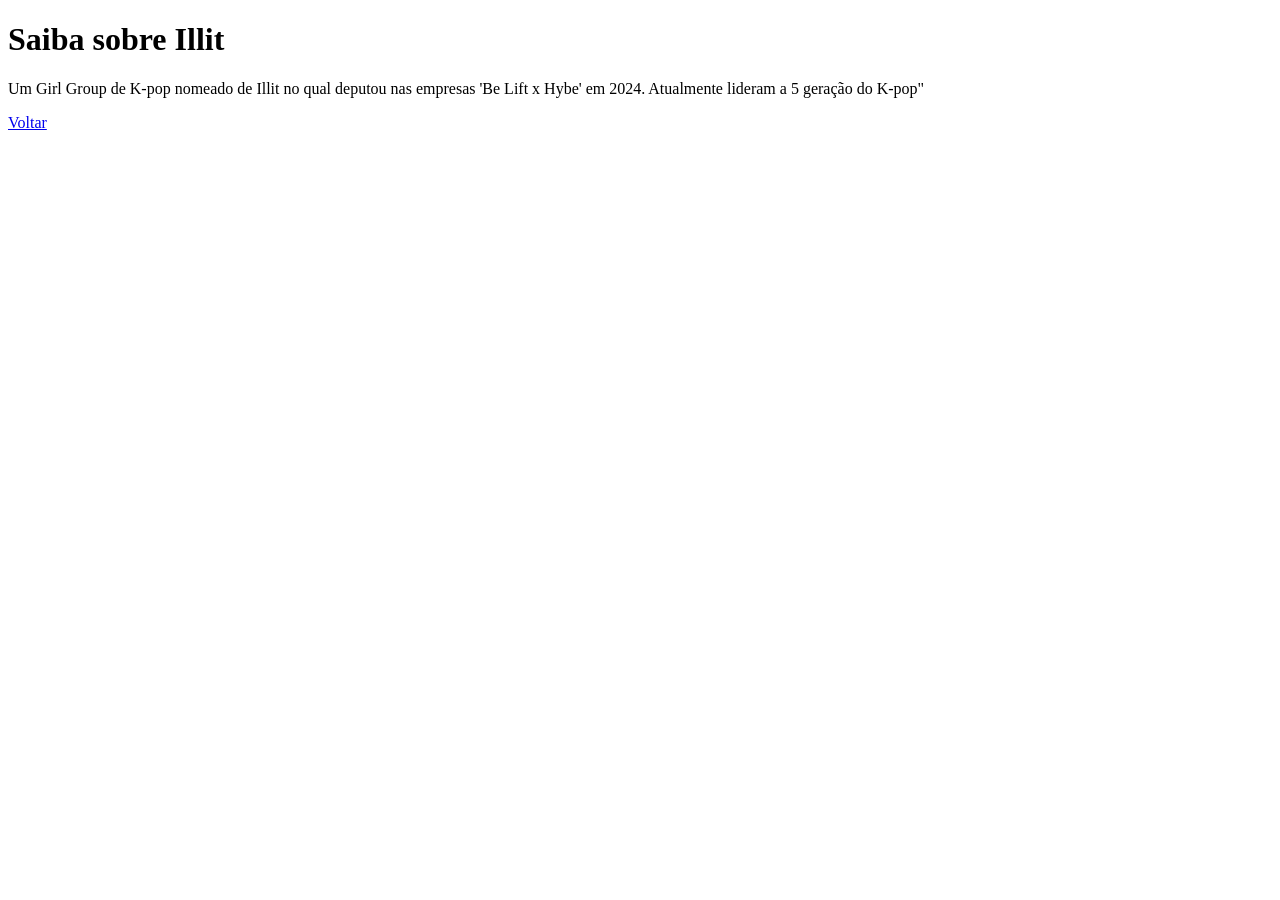
<file: teste/About.html>
<!DOCTYPE html>
<html lang="pt-BR">
    <head>
        <meta charset="UTF-8">
        <title>Illit</title>
    </head>
    <body>
        <h1>Saiba sobre Illit</h1>
        <p>Um Girl Group de K-pop nomeado de Illit no qual deputou nas empresas 'Be Lift x Hybe' em 2024. Atualmente lideram a 5 geração do K-pop"</p>
        <a href="MainPg.html">Voltar</a>
    </body>
</html>
</file>
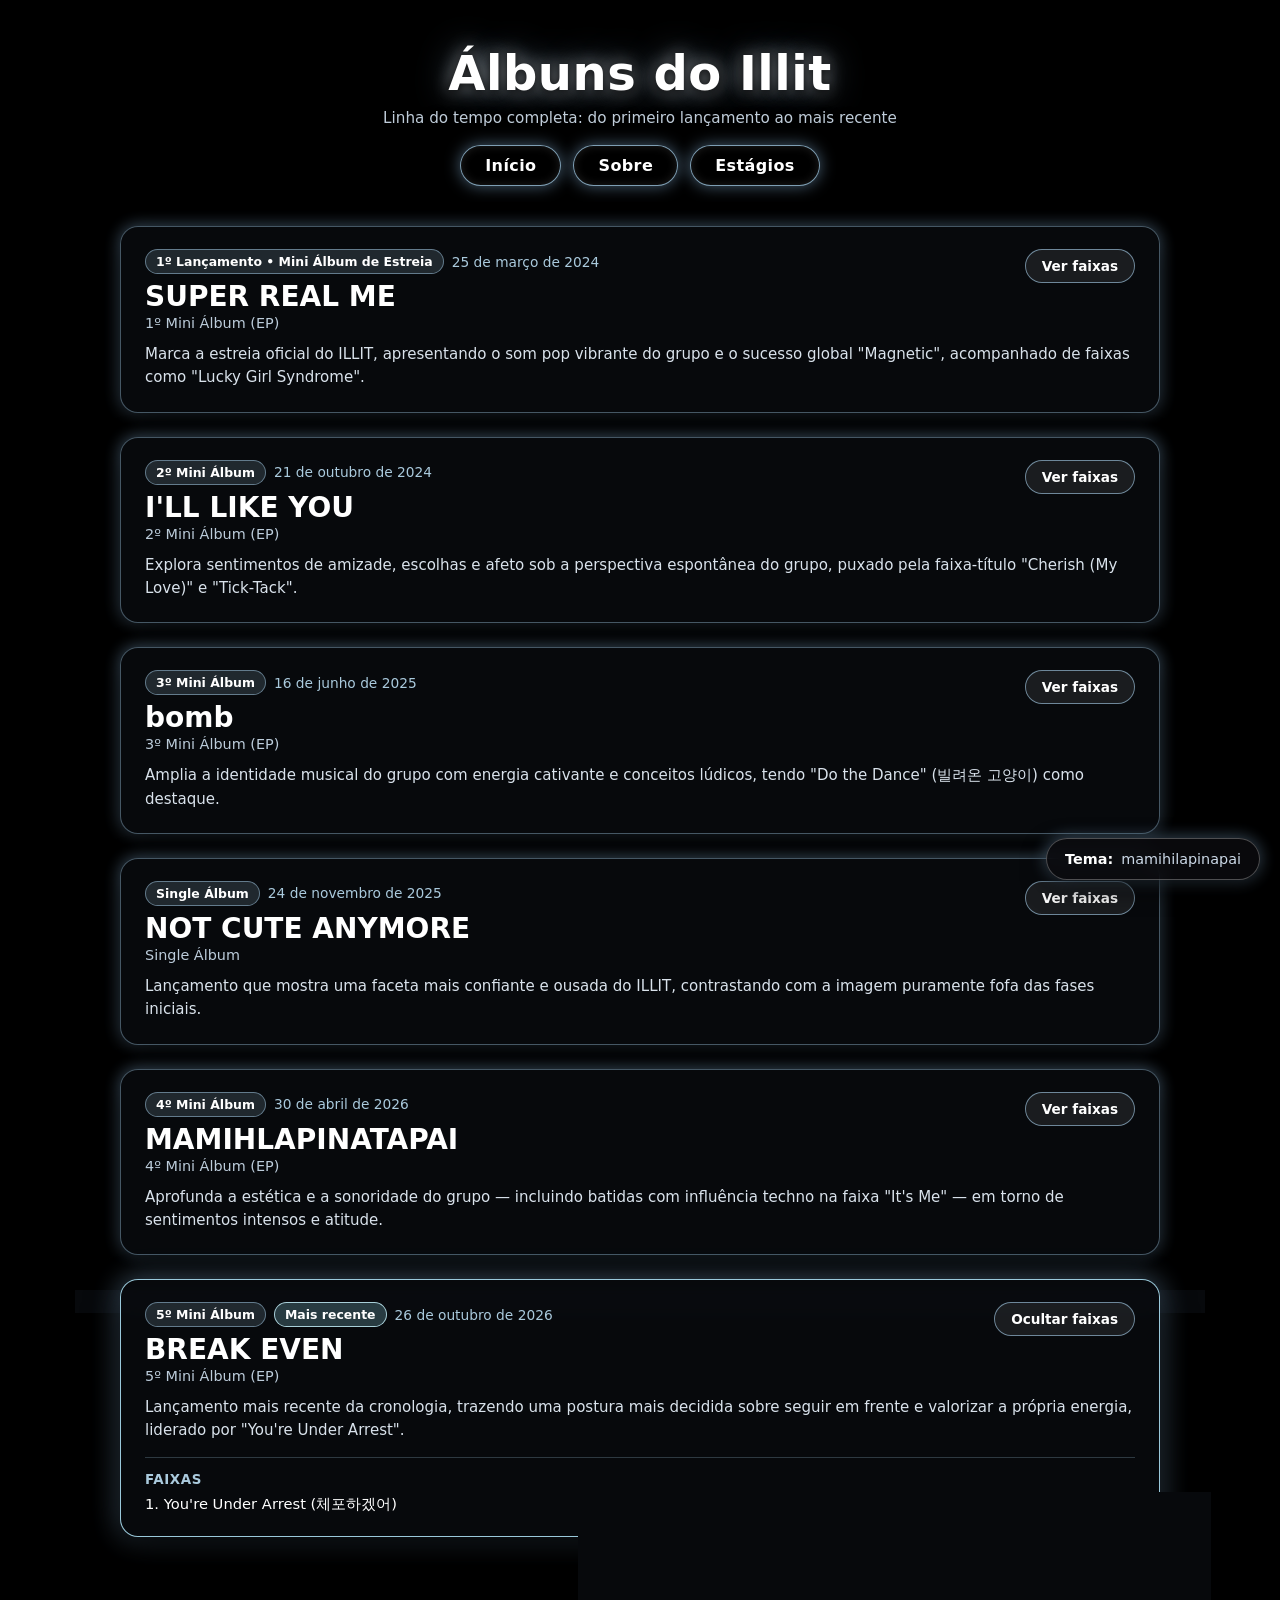
<file: teste/Albuns.html>
<!DOCTYPE html>
<html lang="pt-BR">
<head>
    <meta charset="UTF-8">
    <meta name="viewport" content="width=device-width, initial-scale=1.0">
    <title>Illit - Álbuns & Discografia</title>
    <style>
        :root {
            --cor-fundo: #000;
            --cor-texto: #aacadd;
            --cor-brilho: rgba(160, 210, 255, 0.45);
        }

        *, *::before, *::after {
            box-sizing: border-box;
            margin: 0;
            padding: 0;
        }

        body {
            background-color: var(--cor-fundo);
            color: var(--cor-texto);
            font-family: system-ui, -apple-system, sans-serif;
            min-height: 100vh;
            overflow-x: hidden;
        }

        /* Área principal */
        .hero {
            position: relative;
            width: 100%;
            max-width: 1600px;
            min-height: 100vh;
            margin: 0 auto;
            overflow: hidden;
            background-color: var(--cor-fundo);
            display: flex;
            flex-direction: column;
            align-items: center;
            padding-bottom: 100px;
        }

        /* Camada da imagem de fundo fixa ao rolar */
        .hero-bg {
            position: fixed;
            inset: 0;
            background-image: url("file:///c:/Users/ALN/Downloads/teste/img%20site/Illit%20-%20mamihilapinapai.jpg");
            background-position: center top;
            background-size: cover;
            background-repeat: no-repeat;
            filter: blur(3.5px) brightness(0.65);
            transform: scale(1.04);
            transition: background-image 0.35s ease, opacity 0.35s ease;
            z-index: 0;
        }

        .hero-bg.trocando {
            opacity: 0.35;
        }

        /* Fade para preto nos cantos e bordas (vinheta) */
        .hero::after {
            content: "";
            position: fixed;
            inset: 0;
            pointer-events: none;
            z-index: 1;
            background: radial-gradient(
                circle at center,
                rgba(0, 0, 0, 0.25) 35%,
                rgba(0, 0, 0, 0.78) 75%,
                rgba(0, 0, 0, 0.98) 100%
            );
            box-shadow: inset 0 0 95px 38px #000;
        }

        /* Cabeçalho superior */
        .texto-topo {
            position: relative;
            z-index: 2;
            margin-top: clamp(24px, 5vh, 48px);
            width: min(92%, 1100px);
            text-align: center;
        }

        .texto-topo h1 {
            font-size: clamp(1.65rem, 4vw, 3rem);
            font-weight: 700;
            letter-spacing: 0.5px;
            color: #ffffff;
            text-shadow:
                0 2px 10px rgba(0, 0, 0, 0.95),
                0 0 18px rgba(255, 255, 255, 0.55),
                0 0 36px var(--cor-brilho);
            transition: text-shadow 0.35s ease;
        }

        .subtitulo-topo {
            margin-top: 8px;
            font-size: 0.95rem;
            color: rgba(225, 240, 255, 0.85);
            text-shadow: 0 2px 8px rgba(0, 0, 0, 0.95);
        }

        /* Menu de navegação */
        .menu-botoes {
            display: flex;
            flex-wrap: wrap;
            justify-content: center;
            gap: 12px;
            margin-top: 18px;
        }

        .btn-nav {
            display: inline-block;
            padding: 10px 24px;
            border-radius: 999px;
            border: 1px solid rgba(180, 225, 255, 0.7);
            background-color: rgba(0, 0, 0, 0.55);
            color: #ffffff;
            text-decoration: none;
            font-weight: 600;
            letter-spacing: 0.4px;
            box-shadow:
                0 0 16px var(--cor-brilho),
                inset 0 0 10px rgba(255, 255, 255, 0.12);
            transition: transform 0.2s ease, background-color 0.25s ease, box-shadow 0.25s ease;
        }

        .btn-nav:hover,
        .btn-nav:focus-visible {
            background-color: rgba(255, 255, 255, 0.16);
            box-shadow:
                0 0 24px rgba(160, 220, 255, 0.7),
                0 0 10px rgba(255, 255, 255, 0.5);
            transform: translateY(-2px);
        }

        /* ============================================================
           LINHA DO TEMPO / LISTA CRONOLÓGICA DE ÁLBUNS
           ============================================================ */
        .container-albuns {
            position: relative;
            z-index: 2;
            width: min(92%, 1040px);
            margin-top: 40px;
            display: flex;
            flex-direction: column;
            gap: 24px;
        }

        .card-album {
            position: relative;
            border-radius: 18px;
            padding: 22px 24px;
            background: rgba(10, 12, 16, 0.75);
            backdrop-filter: blur(10px);
            border: 1px solid rgba(180, 225, 255, 0.36);
            box-shadow:
                0 12px 30px rgba(0, 0, 0, 0.82),
                0 0 16px var(--cor-brilho);
            transition: transform 0.25s ease, border-color 0.25s ease, box-shadow 0.3s ease;
        }

        .card-album:hover {
            transform: translateY(-3px);
            border-color: rgba(255, 255, 255, 0.75);
            box-shadow:
                0 16px 36px rgba(0, 0, 0, 0.92),
                0 0 26px var(--cor-brilho);
        }

        .card-album.mais-recente {
            border-color: rgba(180, 235, 255, 0.85);
            box-shadow:
                0 14px 34px rgba(0, 0, 0, 0.9),
                0 0 28px var(--cor-brilho);
        }

        .album-topo {
            display: flex;
            flex-wrap: wrap;
            justify-content: space-between;
            align-items: flex-start;
            gap: 12px;
        }

        .album-meta {
            display: flex;
            flex-wrap: wrap;
            align-items: center;
            gap: 8px;
            margin-bottom: 6px;
        }

        .badge-ordem {
            font-size: 0.78rem;
            font-weight: 700;
            padding: 4px 10px;
            border-radius: 999px;
            background: rgba(170, 202, 221, 0.16);
            border: 1px solid rgba(180, 225, 255, 0.45);
            color: #ffffff;
        }

        .badge-recente {
            font-size: 0.78rem;
            font-weight: 700;
            padding: 4px 10px;
            border-radius: 999px;
            background: rgba(160, 235, 255, 0.22);
            border: 1px solid rgba(200, 245, 255, 0.8);
            color: #ffffff;
        }

        .album-data {
            font-size: 0.86rem;
            color: var(--cor-texto);
            font-weight: 500;
        }

        .album-titulo {
            font-size: clamp(1.3rem, 2.5vw, 1.75rem);
            font-weight: 700;
            color: #ffffff;
        }

        .album-formato {
            font-size: 0.9rem;
            color: rgba(220, 238, 255, 0.85);
            margin-top: 2px;
        }

        .btn-faixas {
            padding: 8px 16px;
            border-radius: 999px;
            border: 1px solid rgba(180, 225, 255, 0.55);
            background: rgba(255, 255, 255, 0.08);
            color: #ffffff;
            font-family: inherit;
            font-size: 0.85rem;
            font-weight: 600;
            cursor: pointer;
            transition: background-color 0.2s ease, transform 0.2s ease;
        }

        .btn-faixas:hover {
            background: rgba(255, 255, 255, 0.18);
            transform: translateY(-1px);
        }

        .album-descricao {
            margin-top: 12px;
            font-size: 0.94rem;
            line-height: 1.55;
            color: rgba(235, 245, 255, 0.92);
        }

        .album-faixas {
            display: none;
            margin-top: 14px;
            padding-top: 14px;
            border-top: 1px solid rgba(180, 225, 255, 0.22);
        }

        .album-faixas.aberta {
            display: block;
        }

        .faixas-titulo {
            font-size: 0.84rem;
            text-transform: uppercase;
            letter-spacing: 0.6px;
            color: var(--cor-texto);
            margin-bottom: 8px;
            font-weight: 700;
        }

        .lista-faixas {
            list-style: decimal inside;
            display: grid;
            grid-template-columns: repeat(auto-fit, minmax(210px, 1fr));
            gap: 6px 18px;
            color: #ffffff;
            font-size: 0.92rem;
        }

        /* Botão flutuante de tema */
        .btn-tema {
            position: fixed;
            right: 20px;
            bottom: 20px;
            z-index: 999;
            display: inline-flex;
            align-items: center;
            gap: 8px;
            padding: 12px 18px;
            border-radius: 999px;
            border: 1px solid rgba(255, 255, 255, 0.28);
            background: rgba(12, 12, 16, 0.78);
            backdrop-filter: blur(8px);
            color: #ffffff;
            font-family: inherit;
            font-size: 0.9rem;
            font-weight: 600;
            cursor: pointer;
            box-shadow:
                0 8px 24px rgba(0, 0, 0, 0.75),
                0 0 16px var(--cor-brilho);
            transition: transform 0.2s ease, background-color 0.25s ease, border-color 0.25s ease, box-shadow 0.35s ease;
        }

        .btn-tema:hover,
        .btn-tema:focus-visible {
            background: rgba(28, 28, 36, 0.92);
            border-color: rgba(255, 255, 255, 0.55);
            transform: translateY(-2px);
        }

        .tema-nome {
            color: rgba(225, 240, 255, 0.9);
            font-weight: 500;
        }
    </style>
</head>
<body>
    <section class="hero">
        <div class="hero-bg" id="heroBg" aria-hidden="true"></div>

        <div class="texto-topo">
            <h1>Álbuns do Illit</h1>
            <p class="subtitulo-topo">Linha do tempo completa: do primeiro lançamento ao mais recente</p>
            <nav class="menu-botoes" aria-label="Navegação principal">
                <a href="MainPg.html" class="btn-nav">Início</a>
                <a href="About.html" class="btn-nav">Sobre</a>
                <a href="Stage.html" class="btn-nav">Estágios</a>
            </nav>
        </div>

        <main class="container-albuns" id="containerAlbuns" aria-label="Cronologia de álbuns"></main>
    </section>

    <button type="button" class="btn-tema" id="btnTema" aria-label="Alternar tema de fundo">
        <span>Tema:</span>
        <span class="tema-nome" id="nomeTema">mamihilapinapai</span>
    </button>

    <script>
        // ============================================================
        // 1. CRONOLOGIA DE ÁLBUNS (Do primeiro ao mais recente)
        // ============================================================
        const ALBUNS = [
            {
                ordem: "1º Lançamento • Mini Álbum de Estreia",
                titulo: "SUPER REAL ME",
                data: "25 de março de 2024",
                formato: "1º Mini Álbum (EP)",
                descricao: "Marca a estreia oficial do ILLIT, apresentando o som pop vibrante do grupo e o sucesso global \"Magnetic\", acompanhado de faixas como \"Lucky Girl Syndrome\".",
                faixas: ["My World", "Magnetic", "Midnight Fiction", "Lucky Girl Syndrome"]
            },
            {
                ordem: "2º Mini Álbum",
                titulo: "I'LL LIKE YOU",
                data: "21 de outubro de 2024",
                formato: "2º Mini Álbum (EP)",
                descricao: "Explora sentimentos de amizade, escolhas e afeto sob a perspectiva espontânea do grupo, puxado pela faixa-título \"Cherish (My Love)\" e \"Tick-Tack\".",
                faixas: ["I'll Like You", "Cherish (My Love)", "IYKYK (If You Know You Know)", "Pimple", "Tick-Tack"]
            },
            {
                ordem: "3º Mini Álbum",
                titulo: "bomb",
                data: "16 de junho de 2025",
                formato: "3º Mini Álbum (EP)",
                descricao: "Amplia a identidade musical do grupo com energia cativante e conceitos lúdicos, tendo \"Do the Dance\" (빌려온 고양이) como destaque.",
                faixas: ["little monster", "빌려온 고양이 (Do the Dance)", "jellyous", "oops!", "밤소풍"]
            },
            {
                ordem: "Single Álbum",
                titulo: "NOT CUTE ANYMORE",
                data: "24 de novembro de 2025",
                formato: "Single Álbum",
                descricao: "Lançamento que mostra uma faceta mais confiante e ousada do ILLIT, contrastando com a imagem puramente fofa das fases iniciais.",
                faixas: ["NOT CUTE ANYMORE", "NOT ME"]
            },
            {
                ordem: "4º Mini Álbum",
                titulo: "MAMIHLAPINATAPAI",
                data: "30 de abril de 2026",
                formato: "4º Mini Álbum (EP)",
                descricao: "Aprofunda a estética e a sonoridade do grupo — incluindo batidas com influência techno na faixa \"It's Me\" — em torno de sentimentos intensos e atitude.",
                faixas: ["GRWM (Get Ready With Me)", "It's Me", "paw, paw!", "Mamihlapinatapai", "Love, older you"]
            },
            {
                ordem: "5º Mini Álbum",
                titulo: "BREAK EVEN",
                data: "26 de outubro de 2026",
                formato: "5º Mini Álbum (EP)",
                descricao: "Lançamento mais recente da cronologia, trazendo uma postura mais decidida sobre seguir em frente e valorizar a própria energia, liderado por \"You're Under Arrest\".",
                faixas: ["You're Under Arrest (체포하겠어)"]
            }
        ];

        function renderizarAlbuns() {
            const container = document.getElementById("containerAlbuns");
            container.innerHTML = "";

            ALBUNS.forEach((album, index) => {
                const ehMaisRecente = index === ALBUNS.length - 1;
                const card = document.createElement("article");
                card.className = `card-album${ehMaisRecente ? " mais-recente" : ""}`;

                card.innerHTML = `
                    <div class="album-topo">
                        <div>
                            <div class="album-meta">
                                <span class="badge-ordem">${album.ordem}</span>
                                ${ehMaisRecente ? `<span class="badge-recente">Mais recente</span>` : ""}
                                <span class="album-data">${album.data}</span>
                            </div>
                            <h2 class="album-titulo">${album.titulo}</h2>
                            <p class="album-formato">${album.formato}</p>
                        </div>
                        <button type="button" class="btn-faixas" aria-expanded="${ehMaisRecente}">
                            ${ehMaisRecente ? "Ocultar faixas" : "Ver faixas"}
                        </button>
                    </div>
                    <p class="album-descricao">${album.descricao}</p>
                    <div class="album-faixas${ehMaisRecente ? " aberta" : ""}">
                        <div class="faixas-titulo">Faixas</div>
                        <ol class="lista-faixas">
                            ${album.faixas.map((faixa) => `<li>${faixa}</li>`).join("")}
                        </ol>
                    </div>
                `;

                const botao = card.querySelector(".btn-faixas");
                const painelFaixas = card.querySelector(".album-faixas");

                botao.addEventListener("click", () => {
                    const estaAberta = painelFaixas.classList.toggle("aberta");
                    botao.setAttribute("aria-expanded", String(estaAberta));
                    botao.textContent = estaAberta ? "Ocultar faixas" : "Ver faixas";
                });

                container.appendChild(card);
            });
        }

        renderizarAlbuns();

        // ============================================================
        // 2. SISTEMA DE TEMAS
        // ============================================================
        const TEMAS = [
            {
                nome: "mamihilapinapai",
                imagem: "file:///c:/Users/ALN/Downloads/teste/img%20site/Illit%20-%20mamihilapinapai.jpg",
                brilho: "rgba(160, 210, 255, 0.45)"
            },
            {
                nome: "jellyous",
                imagem: "file:///c:/Users/ALN/Downloads/teste/img%20site/illit%20-%20jellyous.gif",
                brilho: "rgba(220, 160, 255, 0.45)"
            },
            {
                nome: "billyeongoiang",
                imagem: "file:///c:/Users/ALN/Downloads/teste/img%20site/Illit%20-%20billyeongoiang.gif",
                brilho: "rgba(160, 255, 210, 0.45)"
            },
            {
                nome: "not me",
                imagem: "file:///c:/Users/ALN/Downloads/teste/img%20site/not%20me.gif",
                brilho: "rgba(255, 180, 180, 0.45)"
            },
            {
                nome: "magnetic",
                imagem: "file:///c:/Users/ALN/Downloads/teste/img%20site/magnetic.gif",
                brilho: "rgba(180, 220, 255, 0.45)"
            },
            {
                nome: "BREAKEVEN",
                imagem: "file:///c:/Users/ALN/Downloads/teste/img%20site/Illit%20-%20%20BREAKEVEN.jpg",
                brilho: "rgba(255, 220, 160, 0.45)"
            }
        ];

        const heroBg = document.getElementById("heroBg");
        const btnTema = document.getElementById("btnTema");
        const nomeTemaEl = document.getElementById("nomeTema");
        const rootStyle = document.documentElement.style;

        let indiceAtual = 0;

        function aplicarTema(indice, animar = true) {
            const tema = TEMAS[indice];
            if (!tema) return;

            if (animar) {
                heroBg.classList.add("trocando");
            }

            const imgLoader = new Image();
            imgLoader.src = tema.imagem;
            imgLoader.onload = () => {
                setTimeout(() => {
                    heroBg.style.backgroundImage = `url("${tema.imagem}")`;
                    nomeTemaEl.textContent = tema.nome;
                    rootStyle.setProperty("--cor-brilho", tema.brilho);
                    heroBg.classList.remove("trocando");
                }, animar ? 140 : 0);
            };
        }

        aplicarTema(0, false);

        btnTema.addEventListener("click", () => {
            indiceAtual = (indiceAtual + 1) % TEMAS.length;
            aplicarTema(indiceAtual, true);
        });
    </script>
</body>
</html>
</file>
